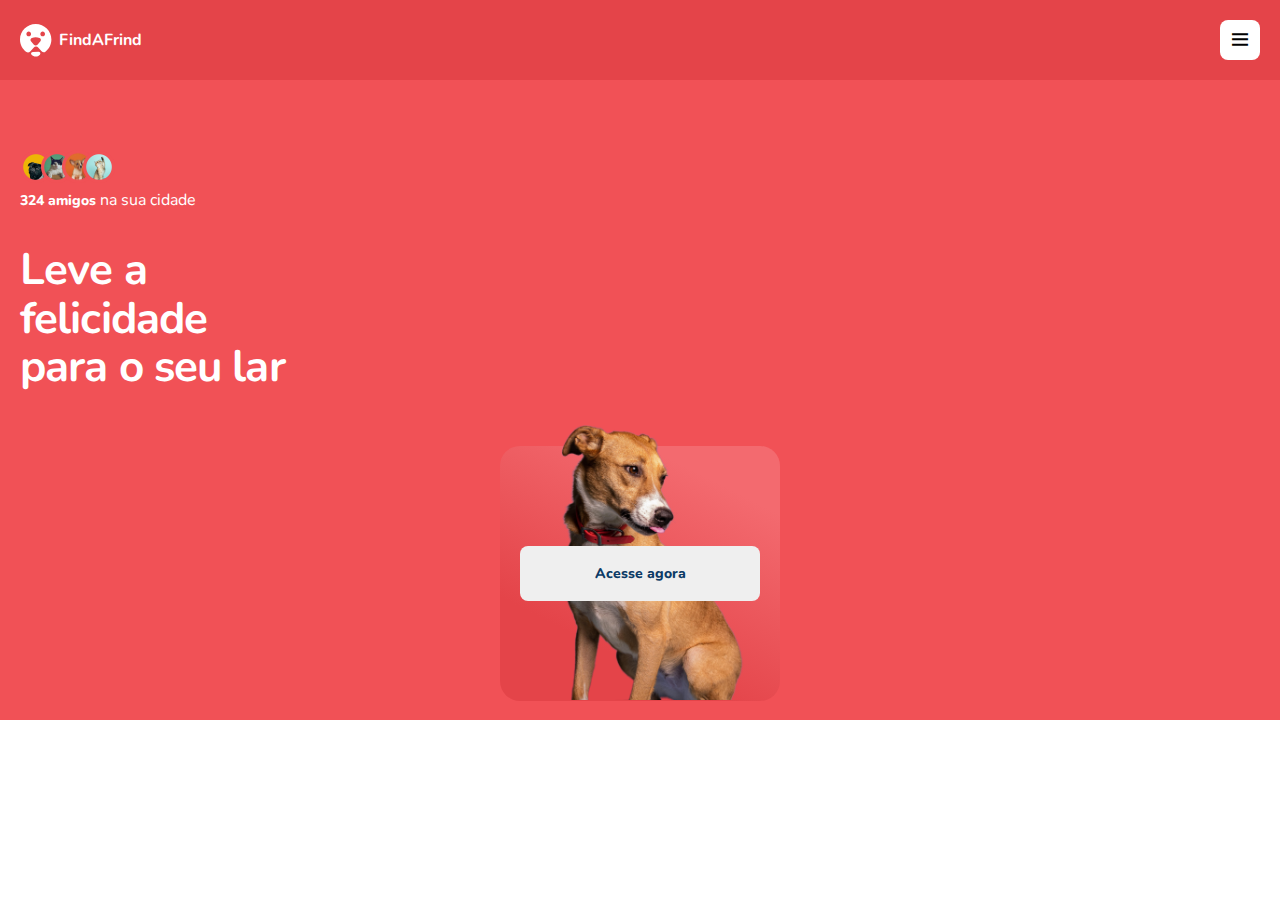
<file: GCC/FindAFriend/index.html>
<!DOCTYPE html>
<html lang="pt-br">
<head>
    <meta charset="UTF-8">
    <meta name="viewport" content="width=device-width, initial-scale=1.0">
    <link rel="stylesheet" href="style.css">
    <title>Find a Friend</title>
    <link href='https://unpkg.com/boxicons@2.1.4/css/boxicons.min.css' rel='stylesheet'>
</head>
<body>
    <header>
        <div class="brand-logo">
            <img src="images/logo.svg" alt="Logotipo da marca Find a Friend">
            <p>FindAFrind</p>
        </div>
        <div class="menu">
            <button class="btn-menu">
                <i class='bx bx-menu'></i>
            </button>
        </div>
    </header>
    <div class="page">
        <main>
            <div class="img-users">
                <img src="images/dog1.png" alt="">
                <img src="images/dog2.png" alt="">
                <img src="images/dog3.png" alt="">
                <img src="images/dog4.png" alt="">
            </div>
            <p><span>324 amigos</span> na sua cidade</p>
            <h1>Leve a felicidade para o seu lar</h1>
            <section>
                <div class="card">
                    <img src="images/dog-no-bg.png" alt="">
                    <button>
                        Acesse agora
                    </button>
                </div>
            </section>
        </main>
    </div>
</body>
</html>
</file>
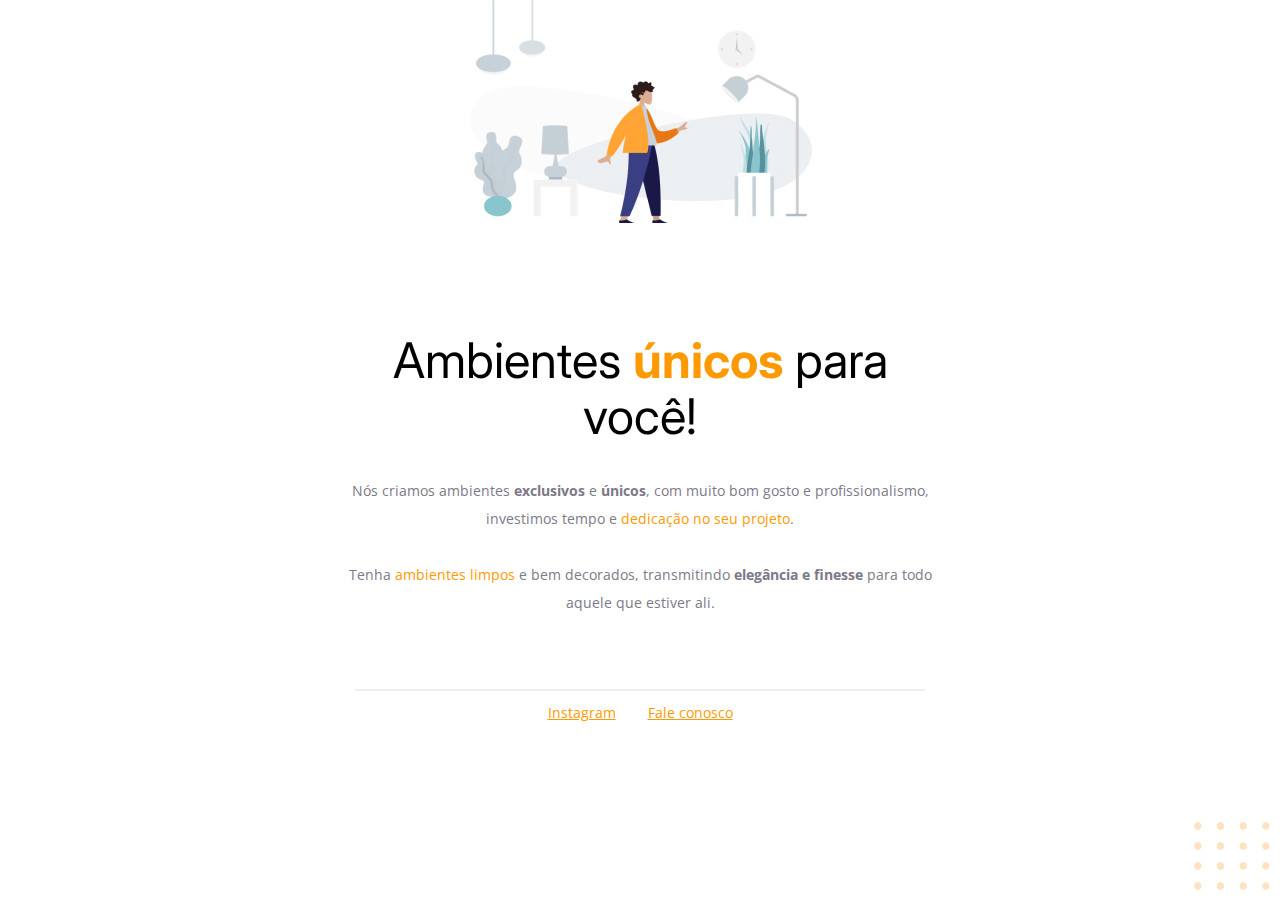
<file: Nivel 02/Stage/Código do desafio - Fase 01/index.html>
<!-- Instrução que define o tipo do documento. -->
<!DOCTYPE html>
<html lang="pt-br">
  <!-- Tag <head> contém as instruções para a página -->
  <head>
    <link rel="preconnect" href="https://fonts.googleapis.com" />
    <link rel="preconnect" href="https://fonts.gstatic.com" crossorigin />
    <meta charset="UTF-8" />
    <meta name="viewport" content="width=device-width, initial-scale=1.0" />
    <title>Móveis customizados</title>

    <link
      href="https://fonts.googleapis.com/css2?family=Inter:wght@400;700&family=Open+Sans:wght@400;700&display=swap"
      rel="stylesheet"
    />

    <link rel="stylesheet" href="style.css" />
  </head>

  <!-- Tag <body> é o corpo do documento, onde tem as informações que serão mostradas. -->
  <body>
    <div id="hero">
      <img
      src="images/img1.jpg"
      alt="Desenho de uma pessoa vestindo uma camisa amarela em uma sala com Móveis"
    />
      <h1>Ambientes <span>únicos</span> para você!</h1>
      <p>
        Nós criamos ambientes <strong>exclusivos</strong> e <strong>únicos</strong>, com muito
        bom gosto e profissionalismo, investimos tempo e <span>dedicação no seu projeto</span>.

        <br />
        <br />

        Tenha <span>ambientes limpos</span> e bem decorados, transmitindo
        <strong>elegância e finesse</strong> para todo aquele que estiver ali.
      </p>
    </div>
    <div id="line"></div>
    <div id="footer">
      <a target="_blank" href="https://instagram.com/moveisparavoce"
        >Instagram</a
      >
      <a href="mailto:contato@moveisparavoce.com">Fale conosco</a>
    </div>
    <img
      id="balls"
      src="images/balls.svg"
      alt="Bolinhas alaranjadas no canto inferior direito da tela"
    />
  </body>
</html>
</file>
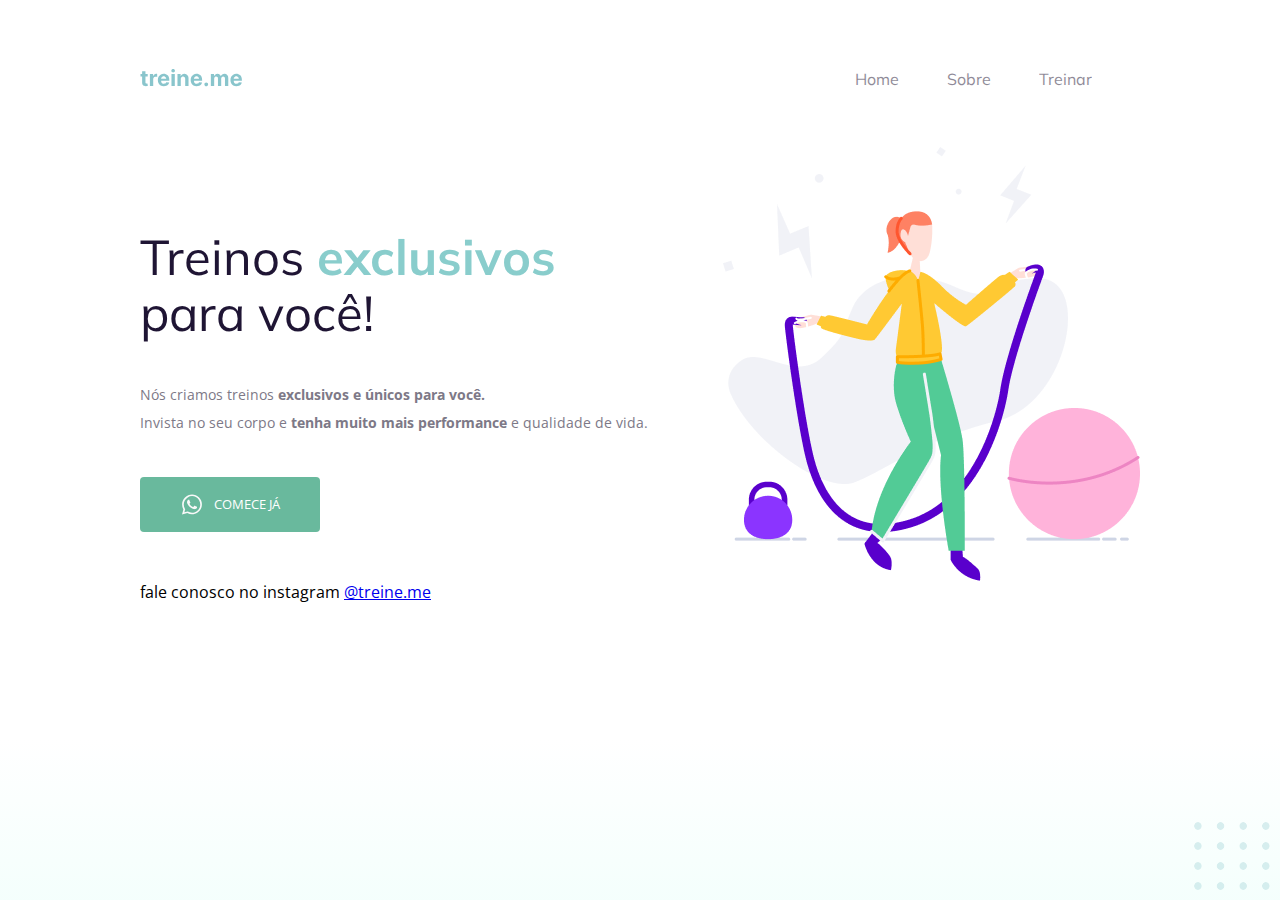
<file: Nivel 02/Stage/Código do desafio - Fase 02/index.html>
<!DOCTYPE html>
<html lang="pt-br">
  <head>
    <link rel="preconnect" href="https://fonts.googleapis.com">
    <link rel="preconnect" href="https://fonts.gstatic.com" crossorigin>

    <meta charset="UTF-8" />
    <meta name="viewport" content="width=device-width, initial-scale=1.0" />
    <title>Treine me</title>

    <link href="https://fonts.googleapis.com/css2?family=Mulish:wght@400;700&family=Open+Sans:wght@400;700&display=swap" rel="stylesheet">

    <link rel="stylesheet" href="style.css">

  </head>
  <body>
    <div class="page">
        <nav>
          <a id="logo" href="#">
            <img src="images/logo.svg" alt="Treine.me" />
          </a>
          <ul>
            <li><a href="#">Home</a></li>
            <li><a href="#">Sobre</a></li>
            <li><a href="#">Treinar</a></li>
          <ul>
        </nav>
        <main>
          <section class="text">
            <h1>Treinos <span>exclusivos</span> para você!</h1>
    
            <p>Nós criamos treinos <strong>exclusivos e únicos para você.</strong> <br>
              Invista no seu corpo e <strong>tenha muito mais performance</strong> e qualidade de vida.</p>
    
              <button>
                <img src="images/whatsapp.svg" alt="Link para o comece já">
                Comece já
              </button>
          </section>
    
          <img src="images/image1.png" alt="Imagem de uma mulher pulando corda numa academia">
        </main>
      <div class="footer">
          fale conosco no instagram <a href="https://instagram.com/treineme" target="_blank">@treine.me</a>
      </div>
    </div>

    <img id="balls" src="images/balls.svg" alt="Bolinhas decorativas verdes no canto inferior direito da página.">

  </body>
</html>
</file>
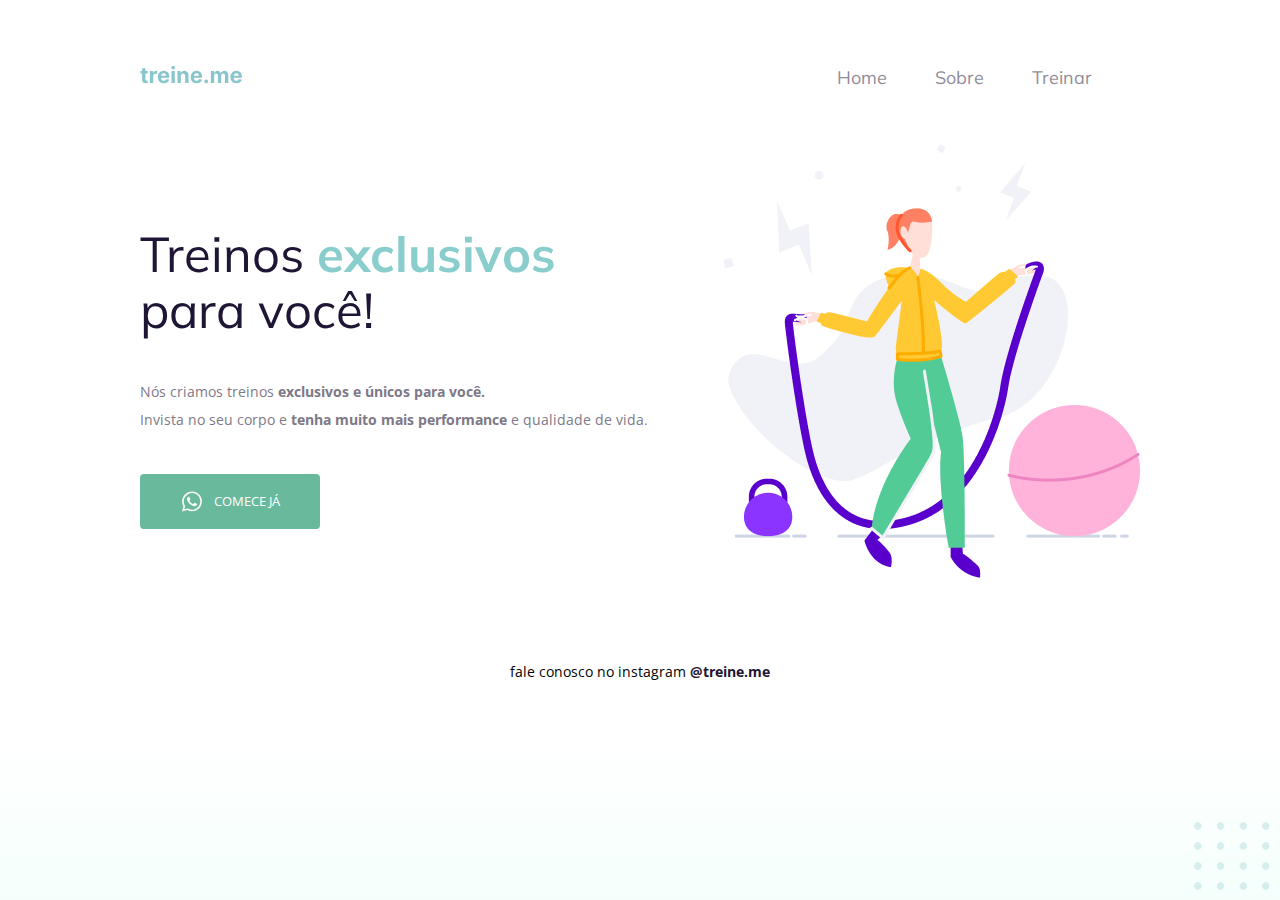
<file: Nivel 02/Stage/Desafio - Intermediário/index.html>
<!DOCTYPE html>
<html lang="pt-br">
  <head>
    <link rel="preconnect" href="https://fonts.googleapis.com">
    <link rel="preconnect" href="https://fonts.gstatic.com" crossorigin>

    <meta charset="UTF-8" />
    <meta name="viewport" content="width=device-width, initial-scale=1.0" />
    <title>Treine me</title>

    <link href="https://fonts.googleapis.com/css2?family=Mulish:wght@400;700&family=Open+Sans:wght@400;700&display=swap" rel="stylesheet">

    <link rel="stylesheet" href="style.css">

  </head>
  <body>
    <div class="page">
        <nav>
          <a id="logo" href="#">
            <img src="images/logo.svg" alt="Treine.me" />
          </a>
          <ul>
            <li><a href="#">Home</a></li>
            <li><a href="#">Sobre</a></li>
            <li><a href="#">Treinar</a></li>
          <ul>
        </nav>
        <main>
          <section class="text">
            <h1>Treinos <span>exclusivos</span> para você!</h1>
    
            <p>Nós criamos treinos <strong>exclusivos e únicos para você.</strong> <br>
              Invista no seu corpo e <strong>tenha muito mais performance</strong> e qualidade de vida.</p>
    
              <button>
                <img src="images/whats.svg" alt="Link para o comece já">
                Comece já
              </button>
          </section>
    
          <img src="images/img.png" alt="Imagem de uma mulher pulando corda numa academia">
        </main>
      <footer>
          fale conosco no instagram <a href="https://instagram.com/treineme" target="_blank">@treine.me</a>
      </footer>
    </div>

    <img id="balls" src="images/balls.svg" alt="Bolinhas decorativas verdes no canto inferior direito da página.">

  </body>
</html>
</file>
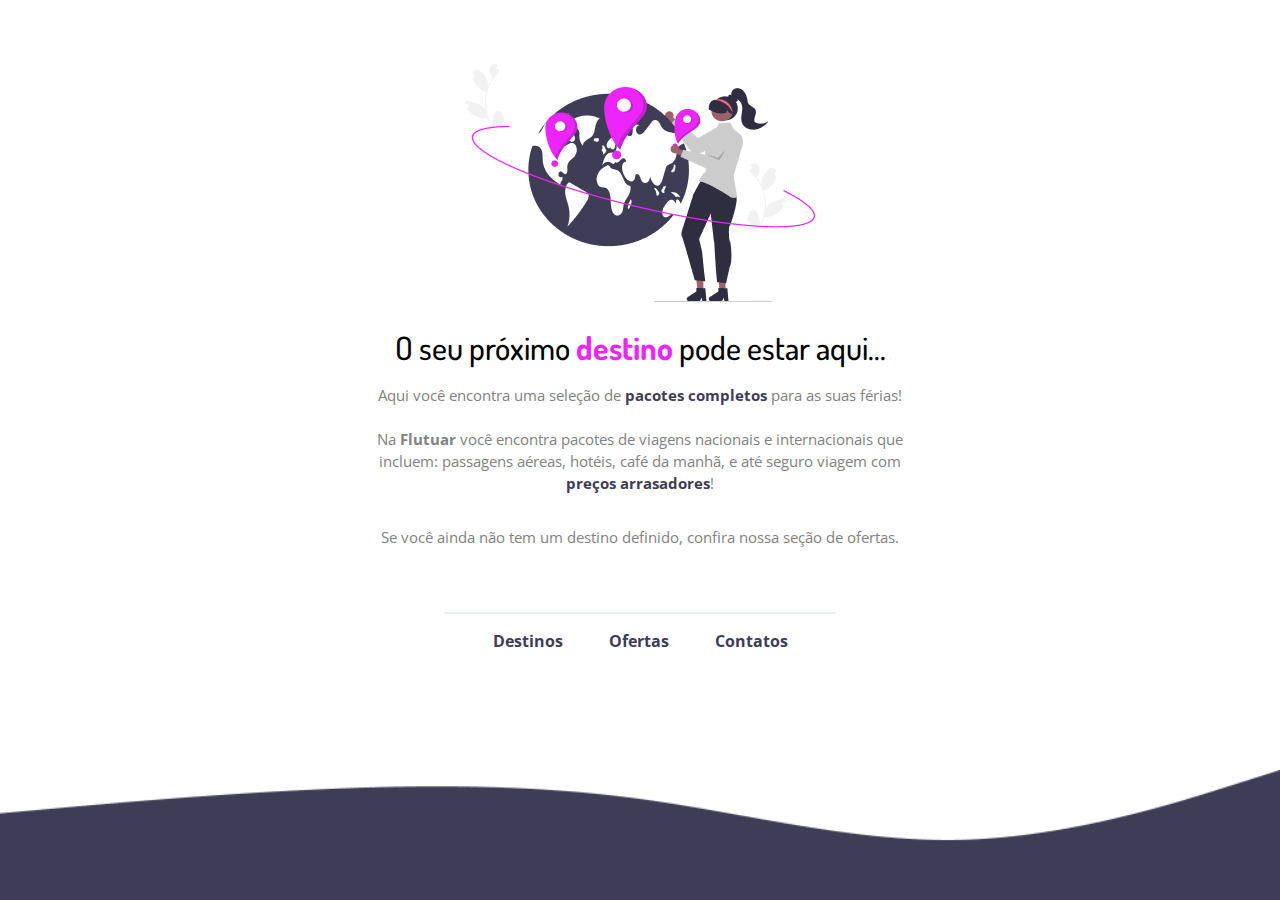
<file: Nivel 02/Stage/Remake Layout - Fase 01/index.html>
<!DOCTYPE html>
<html lang="pt-br">
<head>
	<link rel="preconnect" href="https://fonts.googleapis.com">
	<link rel="preconnect" href="https://fonts.gstatic.com" crossorigin>
	<meta charset="UTF-8">
	<meta name="viewport" content="width=device-width, initial-scale=1.0">
	<link href="https://fonts.googleapis.com/css2?family=Dosis:wght@500;700&family=Open+Sans:wght@400;700&display=swap" rel="stylesheet">
	<link rel="stylesheet" href="style.css">
	<link rel="shortcut icon" href="images/favicon.svg" type="image/x-icon">
	<title>RS Explorer 10 - Rumo à Evolução</title>
</head>
<body>
	<div id="hero">
		<img src="images/img1.png" alt="Uma mulher de camisa cinza, sinalizando em um mapa mundi os próximos destinos">
		<h1>O seu próximo <span>destino</span> pode estar aqui...</h1>	

		<p>
			Aqui você encontra uma seleção de <span>pacotes completos</span> para as suas férias!
			<br>
			<br>
			
			Na <strong>Flutuar</strong> você encontra pacotes de viagens nacionais e internacionais que incluem: passagens aéreas, hotéis, café da manhã, e até seguro viagem com <span>preços arrasadores</span>!
		</p>

		<p>
			Se você ainda não tem um destino definido, confira nossa seção de ofertas.
		</p>
	</div>
	<div id="footer">
		<div class="line"></div>
			<a target="_blank" href="http://instagram.com/rocketseat">Destinos</a>
			<a target="_blank" href="http://instagram.com/rocketseat">Ofertas</a>
			<a target="_blank" href="mailto:oi@rocketseat.com.br">Contatos</a>
	</div>
	<img id="wave" src="images/wave.png" alt="Bolinhas laranjadas no canto direito inferior da tela">
</body>
</html>
</file>
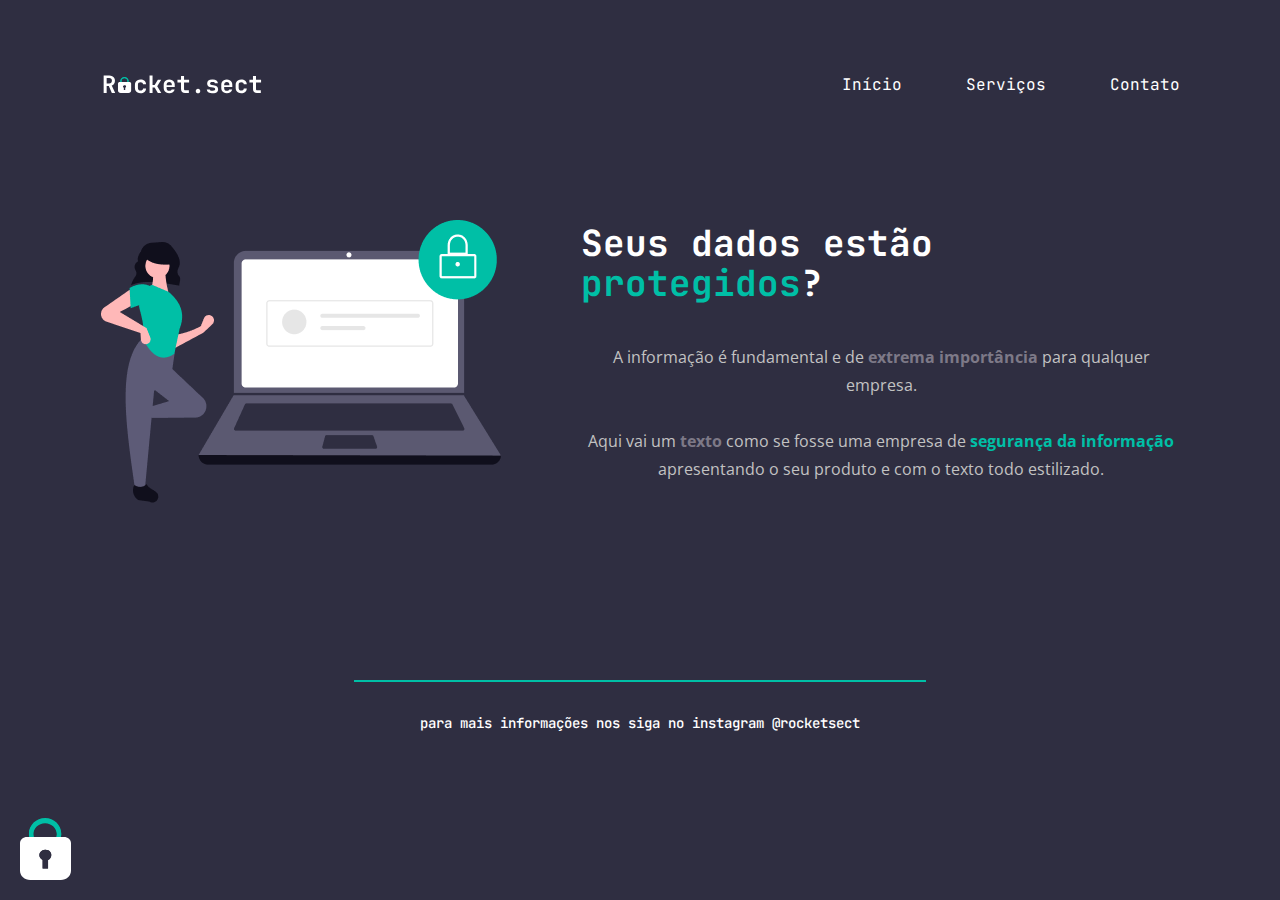
<file: Nivel 02/Stage/Remake Layout - Fase 02/index.html>
<!DOCTYPE html>
<html lang="pt-br">
<head>
  <meta charset="UTF-8">
  <meta name="viewport" content="width=device-width, initial-scale=1.0">
  <title>Desafio Avançado - Dados Seguros</title>
  <link rel="preconnect" href="https://fonts.googleapis.com">
  <link rel="preconnect" href="https://fonts.gstatic.com" crossorigin>
  <link href="https://fonts.googleapis.com/css2?family=JetBrains+Mono:wght@500;700&family=Open+Sans:wght@400;600&display=swap" rel="stylesheet">
  <link rel="stylesheet" href="style.css">
  <link rel="shortcut icon" href="images/favicon.svg" type="image/x-icon">
</head>
<body>
  <div class="page">
    <nav>
      <a href="#" target="_blank" rel="noopener noreferrer">
        <img src="images/logo.svg" alt="Logotipo da marca Rocket Security">
      </a>
      <ul>
        <li><a href="#">Início</a></li>
        <li><a href="#">Serviços</a></li>
        <li><a href="#">Contato</a></li>
      </ul>
    </nav>
    <main>
      <img src="images/img1.png" alt="Imagem de uma mulher de camisa verde com um computador gigante bloqueado">
      <section class="text">
        <h1>Seus dados estão <span>protegidos</span>?</h1>
      
              <p>A informação é fundamental e de <strong>extrema importância</strong> para qualquer empresa.
                <br><br>
                Aqui vai um <strong>texto</strong> como se fosse uma empresa de <span>segurança da informação</span> apresentando o seu produto e com o texto todo estilizado.
              </p>
      </section>
    </main>
    <footer>
      <div class="line"></div>
      <p>para mais informações nos siga no instagram @rocketsect</p>
    </footer>
  </div>
  <img src="images/padlock-decoration.svg" alt="Um cadeado no canto inferior esquerdo da janela" id="lock">
</body>
</html>
</file>
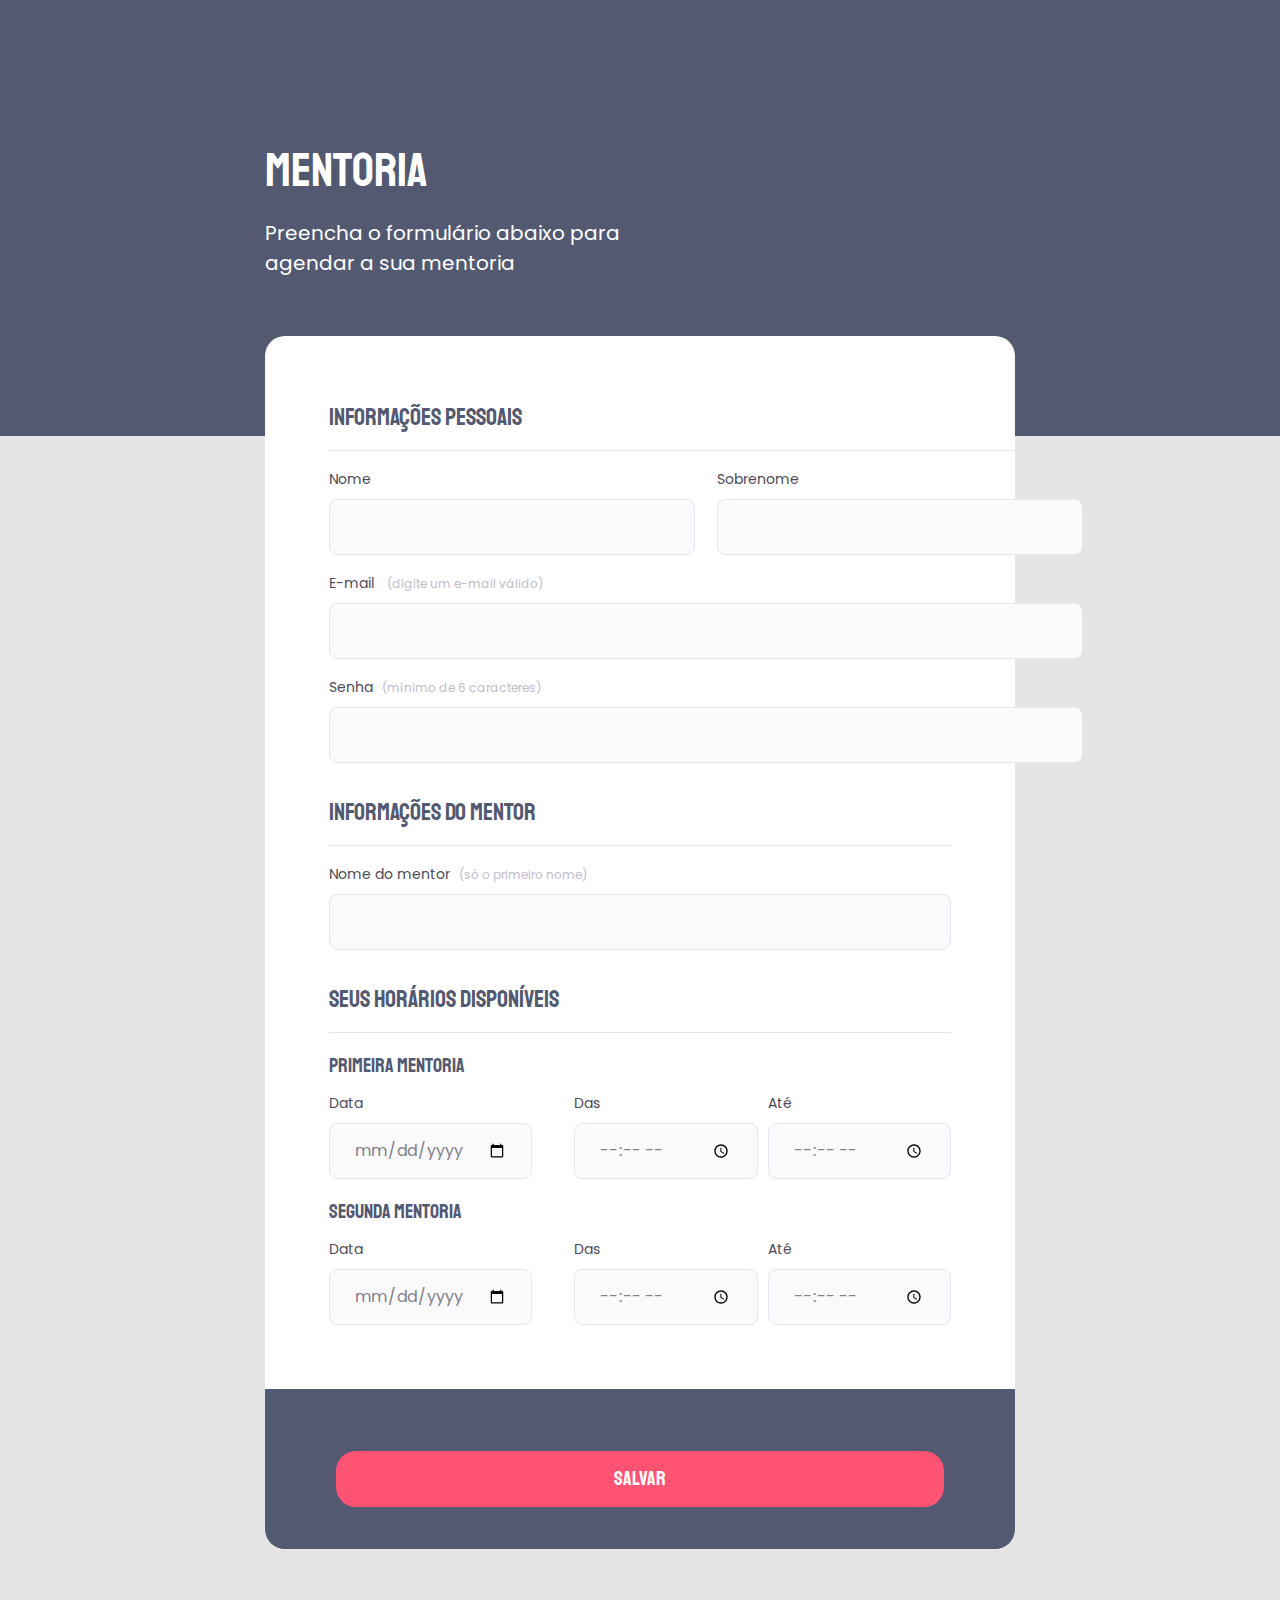
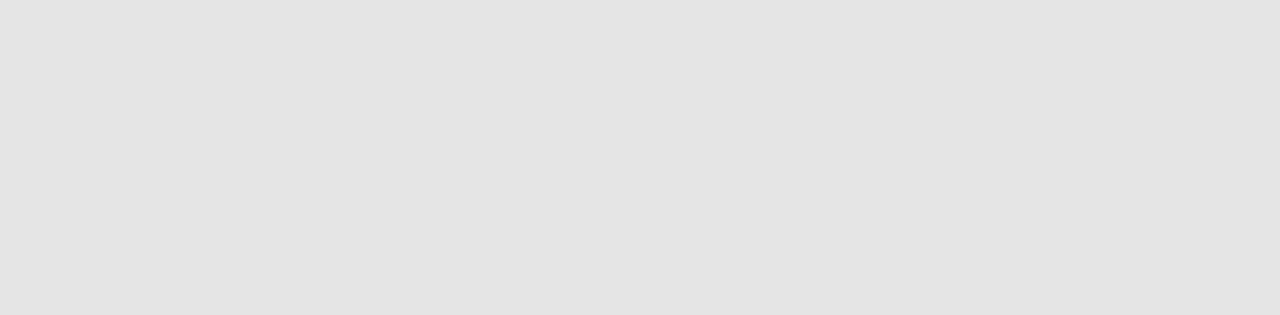
<file: Nivel 03/Stage/Código desafio - Fase 01/index.html>
<!DOCTYPE html>
<html lang="pt-br">

<head>

  <meta charset="UTF-8">
  <meta name="viewport" content="width=device-width, initial-scale=1.0">
  <link rel="preconnect" href="https://fonts.googleapis.com">
  <link rel="preconnect" href="https://fonts.gstatic.com" crossorigin>
  <title>Crie seu evento</title>
  <link rel="stylesheet" href="style.css">
  <link href="https://fonts.googleapis.com/css2?family=Poppins&family=Staatliches&display=swap" rel="stylesheet">
</head>

<body>
  <div class="page">
    <header>
      <h1>Mentoria</h1>
      <p>Preencha o formulário abaixo para agendar a sua mentoria</p>
    </header>
    <form id="my_form">
      <fieldset>
        <div class="fieldset-wrapper">
          <legend>INFORMAÇÕES PESSOAIS</legend>
            <div class="input-group">
              <div class="input-wrapper">
                <label for="user-name">Nome</label>
                <input type="text" id="user-name">
              </div>
              <div class="input-wrapper">
                <label for="user-surname">Sobrenome</label>
                <input type="text" id="user-surname">
              </div>
            </div>
          <div class="input-wrapper">
            <label for="user-email">E-mail <span>(digite um e-mail válido)</span></label>
            <input type="mail" id="user-email">
          </div>
          <div class="input-wrapper">
            <label for="user-password">Senha<span>(mínimo de 6 caracteres)</span></label>
            <input type="password" id="user-password" minlength="6" required>
          </div>
        </div>
      </fieldset>

      <fieldset>
        <div class="fieldset-wrapper">
          <legend>INFORMAÇÕES DO MENTOR</legend>

          <div class="input-wrapper">
            <label for="user-mentor">Nome do mentor<span>(só o primeiro nome)</span></label>
            <input type="text" id="user-mentor">
          </div>

        </div>
      </fieldset>

      <fieldset>
        <div class="fieldset-wrapper">
          <legend>SEUS HORÁRIOS DISPONÍVEIS</legend>
          <div class="wrapper-date">
            <h2>PRIMEIRA MENTORIA</h2>
            <div class="col-3">
              <div class="input-wrapper">
                <label for="mentory-date">Data</span></label>
                <input type="date" id="mentory-date">
              </div>
              <div class="input-wrapper">
                <label for="mentory-begin">Das</label>
                <input type="time" id="mentory-begin">
              </div>
              <div class="input-wrapper">
                <label for="mentory-end">Até</label>
                <input type="time" id="mentory-mentor">
              </div>
            </div>

            <div class="wrapper-date">
              <h2>SEGUNDA MENTORIA</h2>
              <div class="col-3">
                <div class="input-wrapper">
                  <label for="mentory-date">Data</span></label>
                  <input type="date" id="mentory-date">
                </div>
                <div class="input-wrapper">
                  <label for="mentory-begin">Das</label>
                  <input type="time" id="mentory-begin">
                </div>
                <div class="input-wrapper">
                  <label for="mentory-end">Até</label>
                  <input type="time" id="mentory-mentor">
                </div>
              </div>
          </div>
        </div>
      </fieldset>
    </form>
    <footer>
      <input class="button" form="my_form" type="submit" value="Salvar">
    </footer>
  </div>
</body>
</html>
</file>
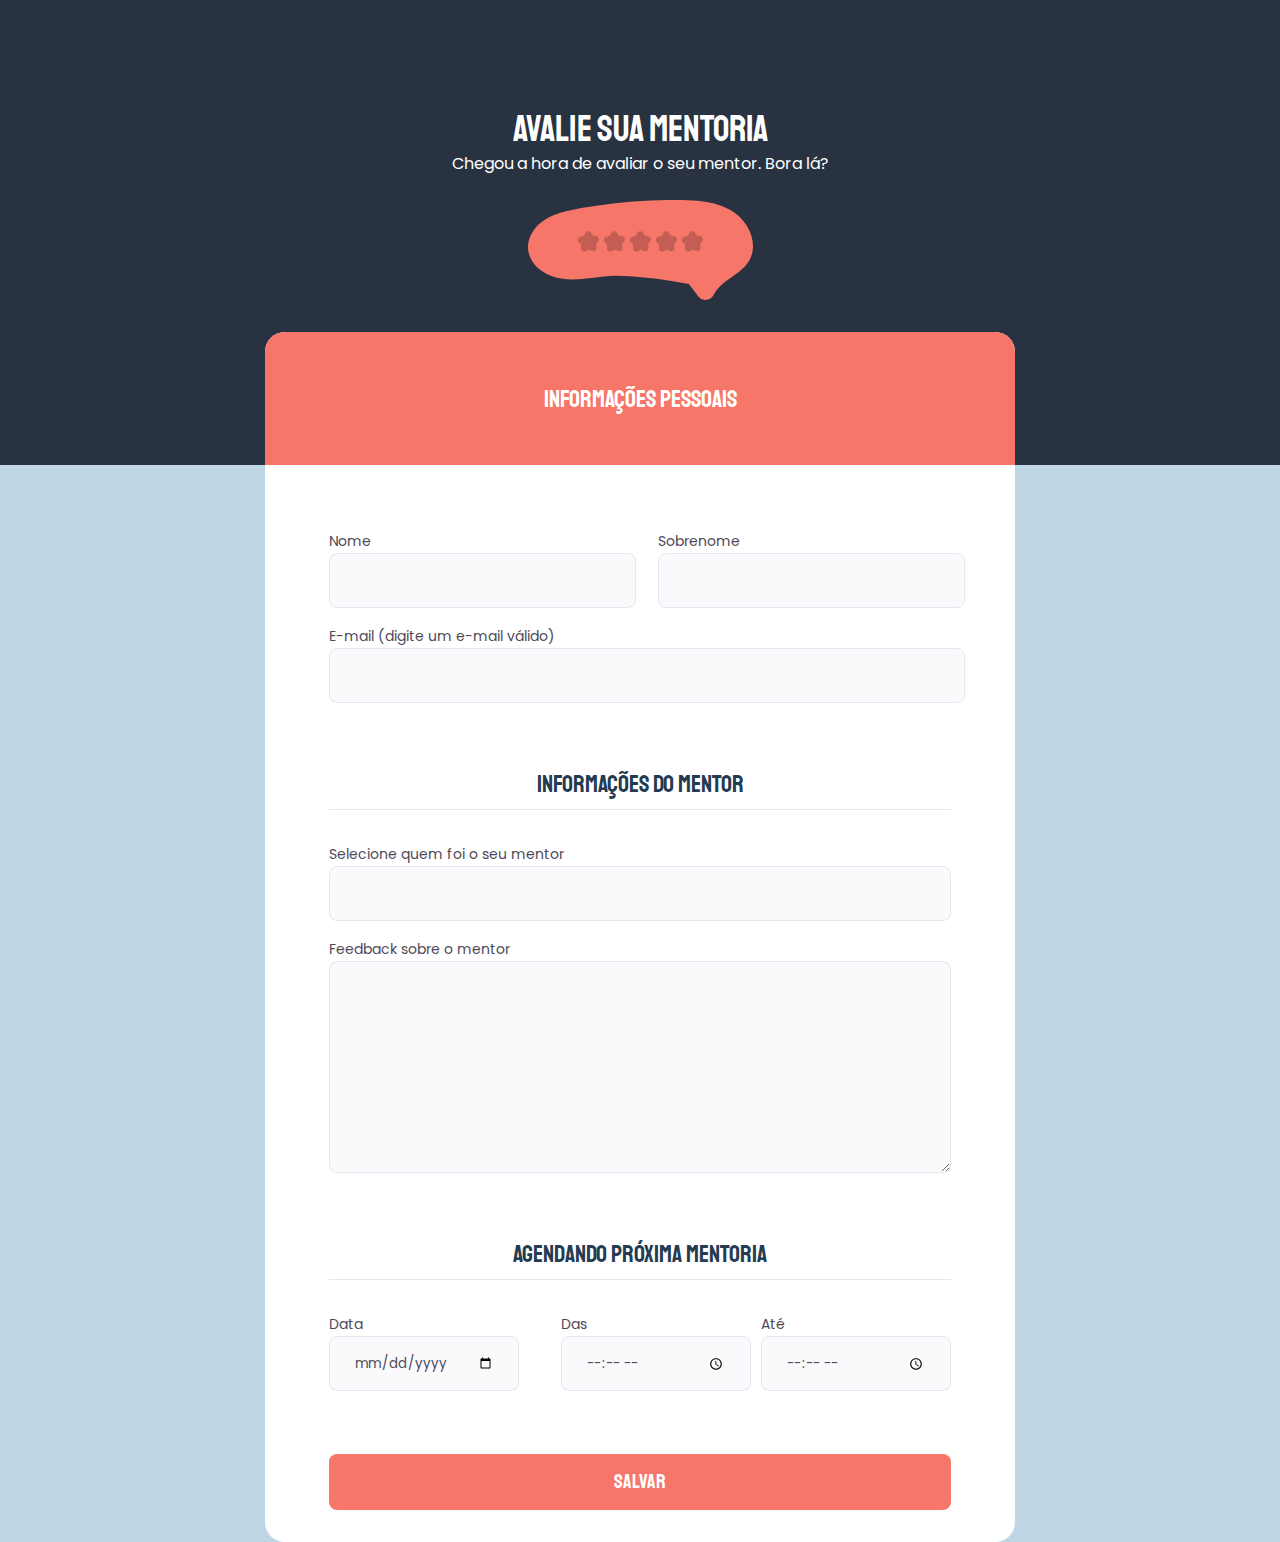
<file: Nivel 03/Stage/Código desafio - Fase 02/index.html>
<!DOCTYPE html>
<html lang="pt-br">
<head>
  <meta charset="UTF-8">
  <meta name="viewport" content="width=device-width, initial-scale=1.0">
  <title>Avalie sua mentoria</title>
  <link rel="stylesheet" href="style.css">
</head>
<body>
  <div class="page">
    <header>
      <h1>AVALIE SUA MENTORIA</h1>
      <p>Chegou a hora de avaliar o seu mentor. Bora lá?</p>
      <div class="mentory-ration">
        <img class="ballon" src="images/ballon.svg" alt="">
        <div class="star-mentory">
          <img src="images/star.svg" alt="">
          <img src="images/star.svg" alt="">
          <img src="images/star.svg" alt="">
          <img src="images/star.svg" alt="">
          <img src="images/star.svg" alt="">
        </div>
      </div>
    </header>
    <main>
      <form id="my-form">
        <div class="title-form">
          <h1>Informações pessoais</h1>
        </div>
        <fieldset>
          <div class="fieldset-wrapper">
            <div class="input-group">
              
              <div class="input-wrapper">
                <label for="user-name">Nome</label>
                <input type="text" id="user-name">
              </div>

              <div class="input-wrapper">
                <label for="user-surname">Sobrenome</label>
                <input type="text" id="user-surname">
              
              </div>
            </div>
            <div class="input-group">
              <div class="input-wrapper">
                <label for="user-email">E-mail <span>(digite um e-mail válido)</span></label>
                <input type="mail" id="user-email">
              </div>
            </div>
          </div>
        </fieldset>
        
        <fieldset>
          <legend>INFORMAÇÕES DO MENTOR</legend>
          <div class="fieldset-wrapper">
            <div class="input-group">
              <div class="input-wrapper col-2">
                <label for="user-name">Selecione quem foi o seu mentor</label>
                <input type="text" id="user-name">
              </div>
            </div>
            <div class="input-group">
              <div class="input-wrapper">
                <label for="user-info">Feedback sobre o mentor</label>
                <textarea name="info-mentor" id="user-info" cols="30" rows="10"></textarea>
              </div>
            </div>
          </div>
        </fieldset>

        <fieldset>
          <legend>AGENDANDO PRÓXIMA MENTORIA</legend>
          <div class="fieldset-wrapper">
            <div class="wrapper-date">
              <div class="col-3">
                <div class="input-wrapper">
                  <label for="mentory-date">Data</span></label>
                  <input type="date" id="mentory-date">
                </div>
                <div class="input-wrapper">
                  <label for="mentory-begin">Das</label>
                  <input type="time" id="mentory-begin">
                </div>
                <div class="input-wrapper">
                  <label for="mentory-end">Até</label>
                  <input type="time" id="mentory-mentor">
                </div>
              </div>
            </div>
          </div>
          
          <button>
            Salvar
          </button>
        </fieldset>
      </form>
    </main>
  </div>
  
</body>
</html>
</file>
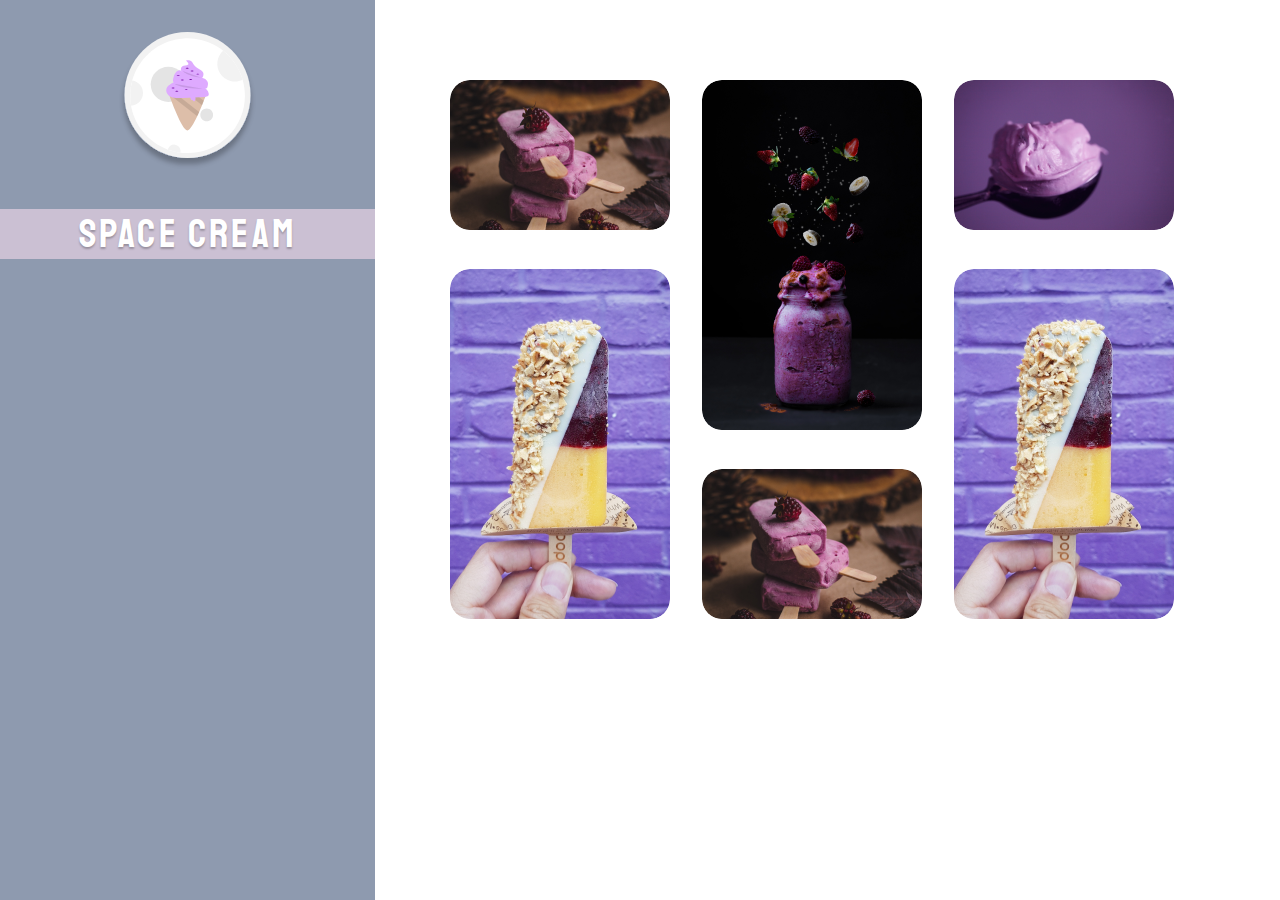
<file: Nivel 03/Stage/Código desafio - Fase 03/index.html>
<!DOCTYPE html>
<html lang="pt-br">
  <head>
    <meta charset="UTF-8">
    <meta name="viewport" content="width=device-width, initial-scale=1.0">
    <link rel="preconnect" href="https://fonts.googleapis.com">
    <link rel="preconnect" href="https://fonts.gstatic.com" crossorigin>
    <title>SPACE CREAM</title>
    <link rel="stylesheet" href="style.css">
    <link
      href="https://fonts.googleapis.com/css2?family=Open+Sans&family=Palanquin&family=Roboto&family=Staatliches&display=swap"
      rel="stylesheet">
  </head>
  <body>
    <div id="container">
      <header>
        <img src="images/logo.svg" alt="Uma lua com um sorvete roxo dentro">
        <div id="title">
          <h1>SPACE CREAM</h1>
        </div>
        <div id="info-desktop">
          <p> Lorem ipsum dolor sit amet, consectetur adipiscing elit. Donec a rhoncus leo. Donec at scelerisque magna. Nullam vitae neque sit amet erat dignissim cursus ac ac lectus. Aliquam erat volutpat. Praesent at quam aliquet, pharetra est in, sagittis lorem.elit. Donec a rhoncus leo. Donec at scelerisque magna. Nullam vitae neque sit amet erat dignissim cursus ac ac lectus. Aliquam erat volutpat. Praesent at quam aliquet, pharetra est in, sagittis lorem. </p>
        </div>
      </header>
      <main>
        <div id="page">
          <p>
            Lorem ipsum dolor sit amet, consectetur adipiscing elit. Donec a rhoncus leo. Donec at scelerisque magna. Nullam vitae neque sit amet erat dignissim cursus ac ac lectus. Aliquam erat volutpat. Praesent at quam aliquet, 
          </p>
          <div id="wrapper-cards">
            <div class="cards">
              <img src="images/sorvete3.png" alt="">
              <div class="subtitle">
                <p>SHAKES</p>
              </div>
            </div>
            <div class="cards">
              <img src="images/sorvete2.png" alt="">
              <div class="subtitle">
                <p>MASSAS</p>
              </div>
            </div>
            <div class="cards">
              <img src="images/sorvete1.png" alt="">
              <div class="subtitle">
                <p>PICOLÉ</p>
              </div>
            </div>
            <div class="cards">
              <img src="images/sorvete4.png" alt="">
              <div class="subtitle">
                <p>PALETAS</p>
              </div>
            </div>
            <div class="cards">
              <img src="images/sorvete3.png" alt="">
              <div class="subtitle">
                <p>SHAKES</p>
              </div>
            </div>
            <div class="cards">
              <img src="images/sorvete4.png" alt="">
              <div class="subtitle">
                <p>PALETAS</p>
              </div>
            </div>
          </div>
        </div>
      </main>
    </div>
  </body>
</html>
</file>
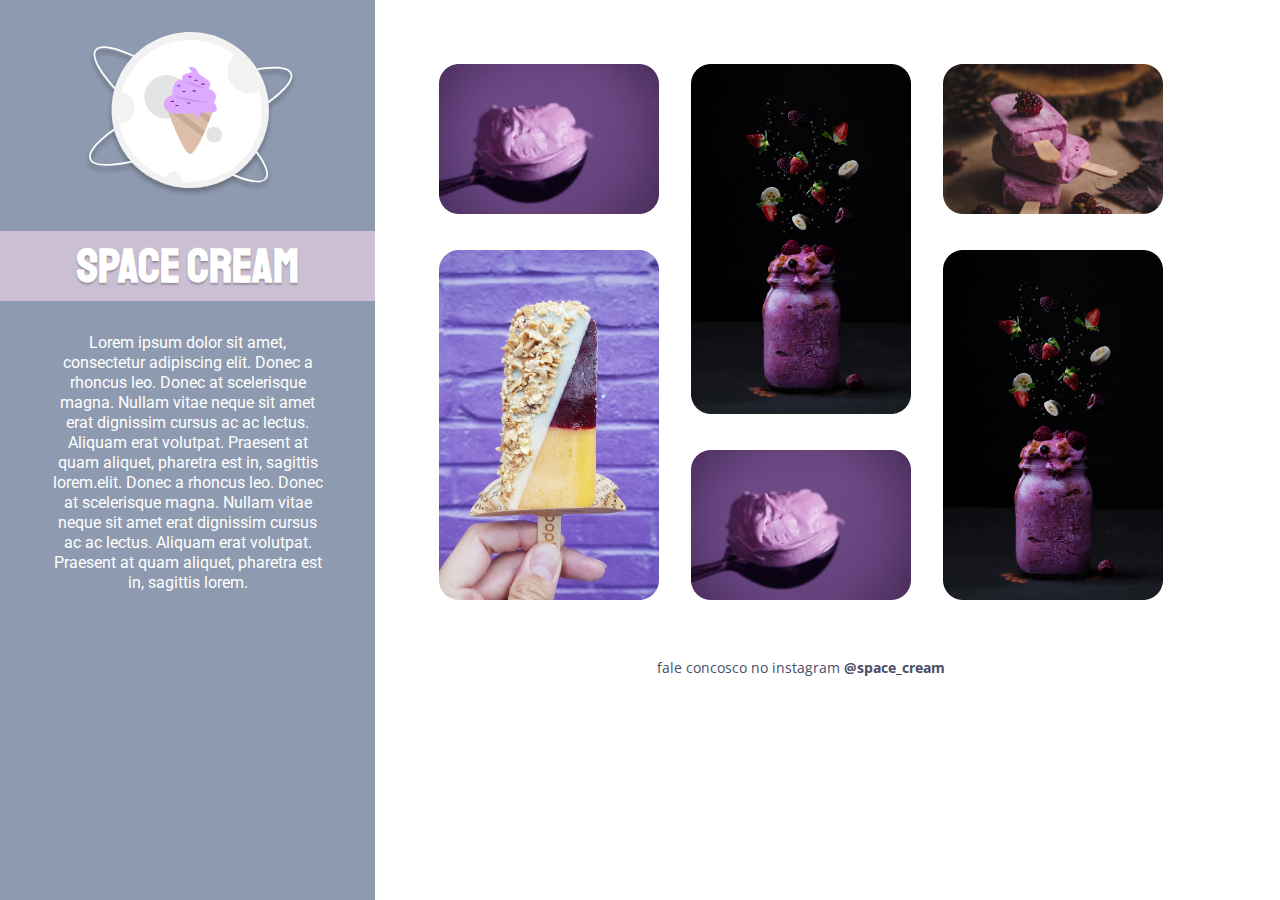
<file: Nivel 03/Stage/Código desafio - Fase 04/index.html>
<!DOCTYPE html>
<html lang="pt-br">

<head>
  <meta charset="UTF-8">
  <meta name="viewport" content="width=device-width, initial-scale=1.0">
  <link rel="preconnect" href="https://fonts.googleapis.com">
  <link rel="preconnect" href="https://fonts.gstatic.com" crossorigin>
  <title>Space Cream - Desktop</title>
  <link rel="stylesheet" href="style.css">
  <link href="https://fonts.googleapis.com/css2?family=Open+Sans&family=Roboto&family=Staatliches&display=swap" rel="stylesheet">
</head>

<body>
  <div id="container">
    <div id="sidebar">
      <img src="images/logo.svg" alt="Um sorvete roxo dentro por cima da lua">
      <div id="title">
        <h1>Space cream</h1>
      </div>
      <div id="text">
        <p>Lorem ipsum dolor sit amet, consectetur adipiscing elit. Donec a rhoncus leo. Donec at scelerisque magna.
          Nullam vitae neque sit amet erat dignissim cursus ac ac lectus. Aliquam erat volutpat. Praesent at quam
          aliquet, pharetra est in, sagittis lorem.elit. Donec a rhoncus leo. Donec at scelerisque magna. Nullam vitae
          neque sit amet erat dignissim cursus ac ac lectus. Aliquam erat volutpat. Praesent at quam aliquet, pharetra
          est in, sagittis lorem. </p>
      </div>
    </div>
    <div id="content">
      <main>
        <div id="wrapper-cards">
          <div id="card">
            <img src="images/sorvete1.png" alt="">
          </div>

          <div id="card">
            <img src="images/sorvete2.png" alt="">
          </div>

          <div id="card">
            <img src="images/sorvete3.png" alt="">
          </div>

          <div id="card">
            <img src="images/sorvete4.png" alt="">
          </div>

          <div id="card">
            <img src="images/sorvete1.png" alt="">
          </div>

          <div id="card">
            <img src="images/sorvete2.png" alt="">
          </div>
        </div>
      </main>
      <div id="footer">
        <footer>
          fale concosco no instagram <span>@space_cream</span>
        </footer>
      </div>
    </div>
  </div>
</body>

</html>
</file>
<file: GCC/FindAFriend/style.css>
@import url('https://fonts.googleapis.com/css2?family=Nunito:wght@200;300;400;500;600;700;800;900;1000&display=swap');

* {
    margin: 0;
    padding: 0;
    
    box-sizing: border-box;
    font-family: 'Nunito', sans-serif;
}

body {
    background: #fff;
    color: #fff;
}

body::before {
    content: '';
    
    position: absolute;
    top: 0;
    left: 0;

    background-color: #F15156;
    height: 720px;
    width: 100%;
    z-index: -1;
}

header {
    height: 80px;
    width: 100%;
    
    display: flex;
    flex-direction: row;
    align-items: center;
    justify-content: space-between;

    padding: 20px;
    background-color: #E44449;
}
.brand-logo {
    display: flex;
    flex-direction: row;
    align-items: center;
    justify-content: center;
    
    gap: 7px;

    font-weight: 700;
}

.btn-menu {
    height: 40px;
    width: 40px;

    display: flex;
    align-items: center;
    justify-content: center;

    border: none;
    border-radius: 8px;

    background-color: #fff;

    font-size: 24px;
    color: #000;
}

.page {
    margin-top: 50px;
    padding: 20px;
}

.page .img-users img{
    width: 32px;
    margin-right: -15px;

}

.page p span {
    font-weight: 800;
    font-size: 14px;
    line-height: 120%;
}

.page h1 {
    width: 268px;

    margin-top: 35px;
    font-weight: 700;
    font-size: 44px;
    line-height: 110%;

    /* or 48px */
    letter-spacing: -0.02em;
}

section {
    display: flex;
    align-items: center;
    justify-content: center;
}

.page .card {
    position: relative;
    width: 280px;
    height: 255px;
    z-index: -1;

    background: linear-gradient(153.09deg, #F36A6F 17.23%, #E44449 73.77%);
    border-radius: 20px;
    transform: matrix(-1, 0, 0, 1, 0, 0);

    margin-top: 55px;

    display: flex;
    align-items: center;
    justify-content: center;

    padding: 20px;
}

.page .card img {
    position: absolute;
    width: 239px;

    bottom: 1px;
    transform: matrix(-1, 0, 0, 1, 0, 0);

    display: flex;
    justify-content: center;
    align-items: center;
}

.page .card button {
    width: 100%;
    height: 55px;

    border: none;
    border-radius: 8px;
    transform: matrix(-1, 0, 0, 1, 0, 0);

    font-weight: 800;
    font-size: 14px;
    line-height: 15px;

    /* or 105% */
    text-align: center;

    color: #0D3B66;
}
</file>
<file: Nivel 02/Stage/Código do desafio - Fase 01/style.css>
body {
  font-family: "Open Sans", sans-serif;

  text-align: center;
  margin: 0;
}

body {}

#hero {
  width: 592px;
  margin: 0 auto 72px;
}

#hero img {
  margin-bottom: 72px;
}

h1 {
  font-family: "Inter", sans-serif;
  font-size: 49px;
  line-height: 56px;
  font-weight: normal;

  margin-bottom: 32px;
}

h1 span {
  font-weight: bold;
}

span,
a {
  color: #ff9900;
}

p,
#footer {
  color: #7d7987;

  font-size: 14px;
  line-height: 28px;
}

#footer a + a {
  margin-left: 28px;
}

#line {
  width: 568px;
  height: 0;

  margin: 0 auto 8px;

  border: 1px solid #eceff2;
}

#balls {
  position: fixed;
  bottom: 0;
  right: 0;
}
</file>
<file: Nivel 02/Stage/Código do desafio - Fase 02/style.css>
body {
  margin: 0;
  font-family: 'Open Sans', sans-serif;

  background: linear-gradient(180deg, rgba(227, 255, 248, 0) 82.08%, rgba(227, 255, 248, 0.38) 100%);
  min-height: 100vh;
}
.page {
  width: 1000px;
  margin: 0 auto;
  padding-top: 65px;
}

nav {
  display: flex;
  justify-content: space-between;
  align-items: center;

  margin-bottom: 55px;
}

nav ul {
  list-style: none;
  display: flex;
  gap: 48px;
  margin: 0;
  padding: 0;
}

ul li a {
  text-decoration: none;
  color: #1f1534;
  opacity: 0.5;
}

ul li a:hover {
  font-weight: bold;
  opacity: 1;
}

h1, ul {
  font-family: 'Mulish', sans-serif;
}

main {
  display: flex;
  align-items: center;
  justify-content: space-between;
}
h1 {
  font-size: 49px;
  line-height: 56px;
  color: #1f1534;

  font-weight: normal;
  width: 460px;
}

h1 span {
  color: #89cdcc;
  font-weight: bold;
}

section p {
  font-size: 14px;
  line-height: 28px;
  color: #7d7987;
  margin: 40px 0;
}

button {
  text-transform: uppercase;
  font-family: 'Open Sans', sans-serif;
  line-height: 20px;

  display: flex;
  justify-content: center;
  align-items: center;
  
  width: 180px;
  height: 55px;
  border-radius: 4px;
  border: none;
  background: #69b99d;
  color: white;
  gap: 10px;

  cursor: pointer;
}

button:hover {
  background: #3d9778;
}

footer{
  font-size: 14px;
  line-height: 28px;
  text-align: center;
  margin-top: 80px;
}

footer a{
  font-weight: bold;
  text-decoration: none;
  color: #1f1534;
}

#balls {
  position: fixed;
  bottom: 0;
  right: 0;
}
</file>
<file: Nivel 02/Stage/Desafio - Intermediário/style.css>
body {
  margin: 0;
  font-family: 'Open Sans', sans-serif;

  background: linear-gradient(180deg, rgba(227, 255, 248, 0) 82.08%, rgba(227, 255, 248, 0.38) 100%);
  min-height: 100vh;
}
.page {
  width: 1000px;
  margin: 0 auto;
  padding-top: 65px;
}

nav {
  display: flex;
  justify-content: space-between;
  align-items: center;

  margin-bottom: 55px;
  font-size: 18px;
  font-weight: 400;
}

nav ul {
  list-style: none;
  display: flex;
  gap: 48px;
  margin: 0;
  padding: 0;
}

ul li a {
  text-decoration: none;
  color: #1f1534;
  opacity: 0.5;
}

ul li a:hover {
  font-weight: bold;
  opacity: 1;
}

h1, ul {
  font-family: 'Mulish', sans-serif;
}

main {
  display: flex;
  align-items: center;
  justify-content: space-between;
}
h1 {
  font-size: 49px;
  line-height: 56px;
  color: #1f1534;

  font-weight: normal;
  width: 460px;
}

h1 span {
  color: #89cdcc;
  font-weight: bold;
}

section p {
  font-size: 14px;
  line-height: 28px;
  color: #7d7987;
  margin: 40px 0;
}

button {
  text-transform: uppercase;
  font-family: 'Open Sans', sans-serif;
  line-height: 20px;

  display: flex;
  justify-content: center;
  align-items: center;
  
  width: 180px;
  height: 55px;
  border-radius: 4px;
  border: none;
  background: #69b99d;
  color: white;
  gap: 10px;

  cursor: pointer;
}

button:hover {
  background: #3d9778;
}

footer{
  font-size: 14px;
  line-height: 28px;
  text-align: center;
  margin-top: 80px;
}

footer a{
  font-weight: bold;
  text-decoration: none;
  color: #1f1534;
}

#balls {
  position: fixed;
  bottom: 0;
  right: 0;
}
</file>
<file: Nivel 02/Stage/Remake Layout - Fase 01/style.css>
body {
  margin: 0px;
  padding: 0px;
  text-align: center;
  font-family: "Open Sans", sans-serif;
}

#hero {
  width: 626px;
  margin: 64px auto 0;
}

h1 {
  font-family: "Dosis", sans-serif;
  font-size: 32px;
  line-height: 40px;
  font-weight: 500;
  margin-bottom: 16px;
}

h1 span {
  font-weight: bold;
  color: #EE24FF;
}

p {
  font-size: 15px;
  line-height: 22px;
  font-weight: 400;
  padding: 0 36px;
  margin-bottom: 32px;

  color: #828282;
}

p span {
  font-weight: 700;
  color: #3F3D56;
}

#footer {
  font-weight: 700;
  line-height: 22px;
  margin-top: 64px;
}
#footer a {
  text-decoration: none;
  color: #3F3D56;
}
#footer a + a {
  margin-left: 42px;
}

.line {
  border: 1px solid #ECEFF2;
  width: 390px;
  margin: 0 auto 16px auto;
}

#wave {
  width: 100vw;
  position: absolute;
  bottom: 0;
  left: 0;
}
</file>
<file: Nivel 02/Stage/Remake Layout - Fase 02/style.css>
body {
  margin: 0;
  padding: 0;
  background: #2F2E41;
  color: #FFFFFF;
  font-family: 'Open Sans', sans-serif;
}

.page {
  width: 1080px;
  margin: 0 auto;

  padding-top: 70px;
}

nav {
  display: flex;
  justify-content: space-between;
  align-items: center;

  margin-bottom: 100px;
}

nav ul {
  list-style: none;
  display: flex;
  gap: 64px;
  margin: 0;
  padding: 0;
}

ul li a {
  text-decoration: none;
  color: #ffffff;
}

ul li a:hover {
  font-weight: bold;
}

h1, ul {
  font-family: 'JetBrains Mono', monospace;
}

main {
  display: flex;
  align-items: center;
  justify-content: space-between;
  gap: 80px;
}

h1 {
  font-size: 36px;
  line-height: 40px;
  color: #ffff;

  font-weight: 700;
  width: 615px;
}

h1 span {
  color: #00BFA6;
}

section p {
  font-size: 16px;
  line-height: 28px;
  margin: 40px 0;
  width: 600px;

  color: #C2C2C2;
  text-align: center;
}

section p span {
  color: #00BFA6;
  font-size: 16px;
  font-weight: 700;
}

section p strong {
  color: #7D7987;
  font-size: 16px;
  font-weight: 700;
}

footer{
  font-size: 14px;
  line-height: 28px;
  font-weight: 500;
  text-align: center;
  margin-top: 80px;
  font-family: 'JetBrains Mono', monospace;
}

footer a{
  font-weight: bold;
  text-decoration: none;
}

.line {
  border: 1px solid #00BFA6;
  width: 570px;
  margin: 157px auto 27px;
}

#lock {
  position: fixed;
  left: 0;
  bottom: 0;
  margin: 20px;
}
</file>
<file: Nivel 03/Stage/Código desafio - Fase 01/style.css>
* {
  box-sizing: border-box;
  margin: 0;
  padding: 0;
}

body,
input,
textarea,
select,
button {
  font-family: 'Poppins', sans-serif;
  color: #4E4958;
}

body {
  background: #E5E5E5;
}

.page {
  width: 750px;
  margin: 0 auto;
}

header {
  width: 417px;
  margin-top: 140px;
}

header h1 {
  font-family: 'Staatliches', cursive;
  font-style: normal;
  font-weight: 400;
  font-size: 48px;
  line-height: 60px;
  color: #FFFFFF;

  margin-bottom: 18px;
}

header p {
  font-style: normal;
  font-weight: 400;
  font-size: 20px;
  line-height: 30px;

  color: #FFFFFF;
}

body::before {
  content: '';

  position: absolute;
  top: 0;
  left: 0;
  z-index: -1;
  background: #535971;

  width: 100%;
  height: 436px;
}

form {
  background: #FFFFFF;
  min-height: 300px;
  margin-top: 58px;
  padding: 64px;

  border-radius: 20px 20px 0 0;

  display: flex;
  flex-direction: column;
  gap: 32px;
}

fieldset {
  border: none;
}

.fieldset-wrapper {
  display: flex;
  flex-direction: column;
  gap: 16px;
}

fieldset legend {
  font-family: 'Staatliches';
  font-style: normal;
  font-weight: 400;
  font-size: 24px;
  line-height: 34px;

  color: #535971;

  border-bottom: 1px solid #E6E6F0;

  width: 100%;
  padding-bottom: 16px;
}

.input-group  {
  display: flex;
  gap: 22px
}

.input-wrapper {
  width: 100%;
  display: flex;
  flex-direction: column;
}

.input-wrapper label {
  font-family: 'Poppins';
  font-style: normal;
  font-weight: 400;
  font-size: 14px;
  line-height: 24px;
  margin-bottom: 8px;

  color: #4E4958;
}

.input-wrapper label span {
  margin-left: 9px;

  font-size: 12px;
  line-height: 20px;

  color: #C1BCCC;
}

.input-wrapper label span:hover {
  color: #6a6363;
}


.input-wrapper input {
  background: #FAFAFC;

  border: 1px solid #E6E6F0;
  border-radius: 8px;

  height: 56px;
  padding: 0 24px;

  font-size: 16px;
  line-height: 26px;

  color: #817e88;
}

.wrapper-date {
  display: flex;
  flex-direction: column;
  gap: 16px;
}

.wrapper-date h2 {
  font-family: 'Staatliches';
  font-style: normal;
  font-weight: 400;
  font-size: 20px;
  line-height: 34px;
  color: #535971;

  margin-bottom: -8px;
}

.wrapper-date .col-3 {
  display: flex;
  gap: 10px;
}

.wrapper-date .col-3 > :nth-child(1) {
  width: 100%;
  margin-right: 32px;
}

footer {
  background: #535971;
  height: 160px;

  display: flex;
  flex-direction: column;

  padding: 62px 71px;
  border-radius: 0 0 20px 20px;
  margin-bottom: 366px;
}

footer .button {
  padding: 15px 40px;
  gap: 10px;

  
  height: 55.65px;

  background: #FF5374;
  border: none;
  border-radius: 20px;

  font-family: 'Staatliches';
  font-style: normal;
  font-weight: 400;
  font-size: 20px;
  line-height: 26px;

  color: #FFFFFF; 
}

footer .button:hover {
  background: #fd466b;
  cursor: pointer;
}
</file>
<file: Nivel 03/Stage/Código desafio - Fase 02/style.css>
@import url('https://fonts.googleapis.com/css2?family=Poppins:wght@100;200;300;400;500;600;700;800;900&family=Staatliches&display=swap');

* {
  padding: 0;
  margin: 0;
  box-sizing: border-box;
}

body,
input,
textarea,
select,
button  {
  top: 0;
  left: 0;
  background: #BFD7E4;

  font-family: 'Poppins', sans-serif;
  color: #4E4958;
}

body::before{
  content: '';

  position: absolute;
  top: 0;
  left: 0;
  z-index: -1;

  background: #293241;

  width: 100%;
  height: 465px;
}

.page {
  top: 0;
  left: 0;
  width: 750px;
  height: 100vh;

  margin: auto;
  padding: auto;
}

.page header {
  margin-top: 107px;

  display: flex;
  flex-direction: column;
  align-items: center;

  color: #FFFFFF;
}

.page header h1 {
  font-family: 'Staatliches', sans-serif;
  font-style: normal;
  font-weight: 400;
  font-size: 36px;
  line-height: 45px;
}

.page header p {
  font-family: 'Poppins';
  font-style: normal;
  font-weight: 400;
  font-size: 16px;
  line-height: 24px;
}

.page header .mentory-ration {
  display: flex;
  /* align-items: center; */
  justify-content: center;

  margin-top: 24px;
  
}

.page header .mentory-ration .ballon {
  display: flex;
  flex-direction: column;
  align-items: center;
  justify-content: center;
}

.page header .mentory-ration .star-mentory {
  position: absolute;
  margin-top: 31px;
}

form {
  margin-top: 32px;
  height: 100%;
  background: #FFFFFF;
  border-radius: 20px;
  
  display: flex;
  flex-direction: column;
  gap: 32px;
}

fieldset {
  border: none;
  padding: 32px 64px;
}

.fieldset-wrapper {
  display: flex;
  flex-direction: column;
  gap: 16px;
}

form .title-form {
  height: 133px;
  width: 100%;
  background: #F67669;
  border-radius: 20px 20px 0px 0px;

  display: flex;
  flex-direction: row;
  justify-content: center;
  align-items: center;
}

form .title-form h1 {
  font-family: 'Staatliches';
  font-style: normal;
  font-weight: 400;
  font-size: 24px;
  line-height: 34px;

  color: #FFFFFF;
}
fieldset legend {
  width: 100%;

  font-family: 'Staatliches';
  font-style: normal;
  font-weight: 400;
  font-size: 24px;
  line-height: 34px;

  color: #253B51;

  border-bottom: 1px solid #E6E6F0;
  padding-bottom: 8px;

  text-align: center;
}

.input-group  {
  display: flex;
  gap: 22px;
}

.input-wrapper {
  width: 100%;
  display: flex;
  flex-direction: column;
}

.input-wrapper label {
  font-family: 'Poppins';
  font-style: normal;
  font-weight: 400;
  font-size: 14px;
  line-height: 24px;

  color: #4E4958;
}

input, textarea{
  
  background: #FAFAFC;

  border: 1px solid #E6E6F0;
  border-radius: 8px;
  padding: 0 24px;
}

input{
  height: 55px;
}

textarea {
  padding: 5px 8px;
}

.wrapper-date {
  display: flex;
  flex-direction: column;
  gap: 16px;
}

.wrapper-date .col-3 {
  display: flex;
  gap: 10px;
}

.wrapper-date .col-3 > :nth-child(1) {
  width: 100%;
  margin-right: 32px;
}

button {
  display: flex;
  flex-direction: column;
  justify-content: center;
  align-items: center;
  
  margin-top: 63px;
  padding: 15px 40px;
  width: 100%;
  
  background: #F67669;
  border-radius: 8px;
  border: none;

  font-family: 'Staatliches';
  font-style: normal;
  font-weight: 400;
  font-size: 20px;
  line-height: 26px;

  color: #FFFFFF;
}
</file>
<file: Nivel 03/Stage/Código desafio - Fase 03/style.css>
* {
  margin: 0;
  padding: 0;
  box-sizing: border-box;
}

:root {
  --ff-text-footer: 'Open Sans', sans-serif;
  --ff-text-mobile: 'Palanquin', sans-serif;
  --ff-text-desktop: 'Roboto', sans-serif;
  --ff-text-heading: 'Staatliches', cursive;

  --bg-color-header: hsla(218, 17%, 62%, 1);
  --bg-color-content: hsla(233, 100%, 97%, 1);
  --bg-color-title: hsla(275, 18%, 79%, 1);
  --bg-color-h1: hsla(312, 91%, 96%, 1);

  font-size: 62.5%;
}

body {
  font-family: var(--ff-text-mobile);
  font-size: 1.6rem;
}

header {
  background-color: var(--bg-color-header);
  display: flex;
  flex-direction: column;
  align-items: center;
}

header img {
  margin-top: 3.2rem;
  margin-bottom: 4rem;
  height: 13.7rem;
}

header #title {
  background-color: var(--bg-color-title);
  width: 100%;
  padding: 0.8rem;
  text-align: center;
  margin-bottom: 3rem;
}

header #title h1 {
  font-family: var(--ff-text-heading);
  font-style: normal;
  font-weight: 400;
  font-size: 4rem;
  line-height: 3.4rem;

  letter-spacing: 0.08em;

  color: #FFFFFF;
  text-shadow: 0px 2px 2px rgba(0, 0, 0, 0.25);
}

header #info-desktop {
  display: none;
  width: 27.5rem;
  margin-top: 3.2rem;
}

header #info-desktop p {
  text-align: center;
}

#page {
  padding: 2rem 3.2rem;

  display: flex;
  flex-direction: column;

  background-color: var(--bg-color-content);
}

#page p {
  font-family: 'Palanquin';
  font-style: normal;
  font-weight: 400;
  font-size: 1.41rem;
  line-height: 1.5rem;

  display: flex;
  align-items: center;
  text-align: center;

  color: #23053A;
}

img {
  width: 100%;
}

main #wrapper-cards {
  display: grid;
  gap: 3.2rem;

  margin-top: 6rem;
}

main #wrapper-cards .cards {
  position: relative;
}

main #wrapper-cards .cards img{
 border-radius: 2rem ;

 width: 100%;
 object-fit: cover;

 animation: downTop 700ms reverse backwards;
}

main #wrapper-cards .cards .subtitle {
  position: absolute;
  right: 0;
  top: 0;

  margin-top: 1.6rem;
  margin-right: 1.6rem;

  background-color: var(--bg-color-title);
  display: flex;
  align-items: center;
  justify-content: center;

  border-radius: 2rem;

  animation: topDown 700ms 350ms backwards;
}

main #wrapper-cards .cards .subtitle p {
  padding: 0 2.4rem;
  text-transform: uppercase;

  font-family: var(--ff-text-heading);
  font-style: normal;
  font-weight: 400;
  font-size: 2rem;
  line-height: 3.4rem;

  /* identical to box height, or 170% */
  letter-spacing: 0.05em;

  color: #4A4E69;
}

@keyframes topDown {
  0%{
    opacity: 0;
    transform: translateY(-15px);
  }

  100%{
    opacity: 1;
    transform: translateY(0);
  }
}

@keyframes downTop {
  100%{
    opacity: 0;
    transform: translateY(15px);
  }
}

@media (min-width: 900px) {
  #container{
    display: flex;
  }

  header {
    position: fixed;
    width: 37.5rem;
    height: 100vh;

  }

  #info-desktop{
    display: block;
  }

  #page {
    width: 100%;
    padding-left: 45rem;
    background-color: var(--ff-text-desktop);
  }
  #page p{
    display: none;
  }

  #wrapper-cards {
    display: grid;
    grid-template-areas: "A B C"
    "D B E"
    "D F E";
  }

  #wrapper-cards .cards:nth-child(1){
    grid-area: A;
  }
  #wrapper-cards .cards:nth-child(2){
    grid-area: B;
  }
  #wrapper-cards .cards:nth-child(3){
    grid-area: C;
  }
  #wrapper-cards .cards:nth-child(4){
    grid-area: D;
  }
  #wrapper-cards .cards:nth-child(5){
    grid-area: F;
  }
  #wrapper-cards .cards:nth-child(6){
    grid-area: E;
  }

}
</file>
<file: Nivel 03/Stage/Código desafio - Fase 04/style.css>
* {
  margin: 0;
  padding: 0;
  box-sizing: border-box;
}

:root {
  --bg-page-color: #FFFFFF;

  --sb-back-color: #8E9AAF;
  --sb-bgh1-color: #CBC0D3;
  --sb-text-color: #FFFFFF;

  --ct-text-color: #4A4E69;

  --ff-text-content: 'Roboto', sans-serif;
  --ff-text-heading: 'Staatliches', cursive;
  --ff-text-footer:  'Open Sans', sans-serif;

  font-size: 62.5%;
  --fs-text-content: 1.6rem;
}

body {
  background-color: var(--bg-page-color);
  font-size: var(--fs-text-content);
}

#container {
  display: flex;
}

#sidebar {
  width: 37.5rem;
  background-color: var(--sb-back-color);
  display: flex;
  flex-direction: column;
  align-items: center;
}

#sidebar img {
  margin-top: 3.2rem;
}

#sidebar #title {
  background-color: var(--sb-bgh1-color);
  width: 100%;
  height: 7rem;

  margin-top: 3.2rem;

  display: flex;
  align-items: center;
  justify-content: center;

  font-family: var(--ff-text-heading);
  font-style: normal;
  font-weight: 400;
  font-size: 2.4rem;
  line-height: 3.4rem;

  color: var(--sb-text-color);
  text-shadow: 0px 2px 2px rgba(0, 0, 0, 0.25);
}

#sidebar #text {
  margin-top: 3.2rem;
  width: 27.5rem;

  display: flex;
  align-items: center;
  text-align: center;

}

#sidebar #text p {
  font-family: var(--ff-text-content);
  font-style: normal;
  font-weight: 400;
  font-size: 1.6rem;
  line-height: 2rem;

  color: #FFFFFF;
}

img {
  max-width: 22rem;
}

#content {
  height: 100vh;
  padding: 6.4rem 9rem 5rem 6.4rem;

}

#content #wrapper-cards {
  display: grid;
  grid-template-areas: "A B C"
    "D B F"
    "D E F";

  gap: 3.2rem;
}

#content #wrapper-cards #card:nth-child(1) {
  grid-area: A;
}

#content #wrapper-cards #card:nth-child(2) {
  grid-area: B;
}

#content #wrapper-cards #card:nth-child(3) {
  grid-area: C;
}

#content #wrapper-cards #card:nth-child(4) {
  grid-area: D;
}

#content #wrapper-cards #card:nth-child(5) {
  grid-area: E;
}

#content #wrapper-cards #card:nth-child(6) {
  grid-area: F;
}

#footer {
  display: flex;
  align-items: center;
  justify-content: center;

  font-size: var(--ff-text-content);

  margin-top: 5rem;

  font-family: var(--ff-text-footer);
  font-style: normal;
  font-weight: 400;
  font-size: 1.4rem;
  line-height: 2.8rem;

  color: var(--ct-text-color);

  mix-blend-mode: normal;
}

#footer span{
  font-weight: 700;
}
</file>
